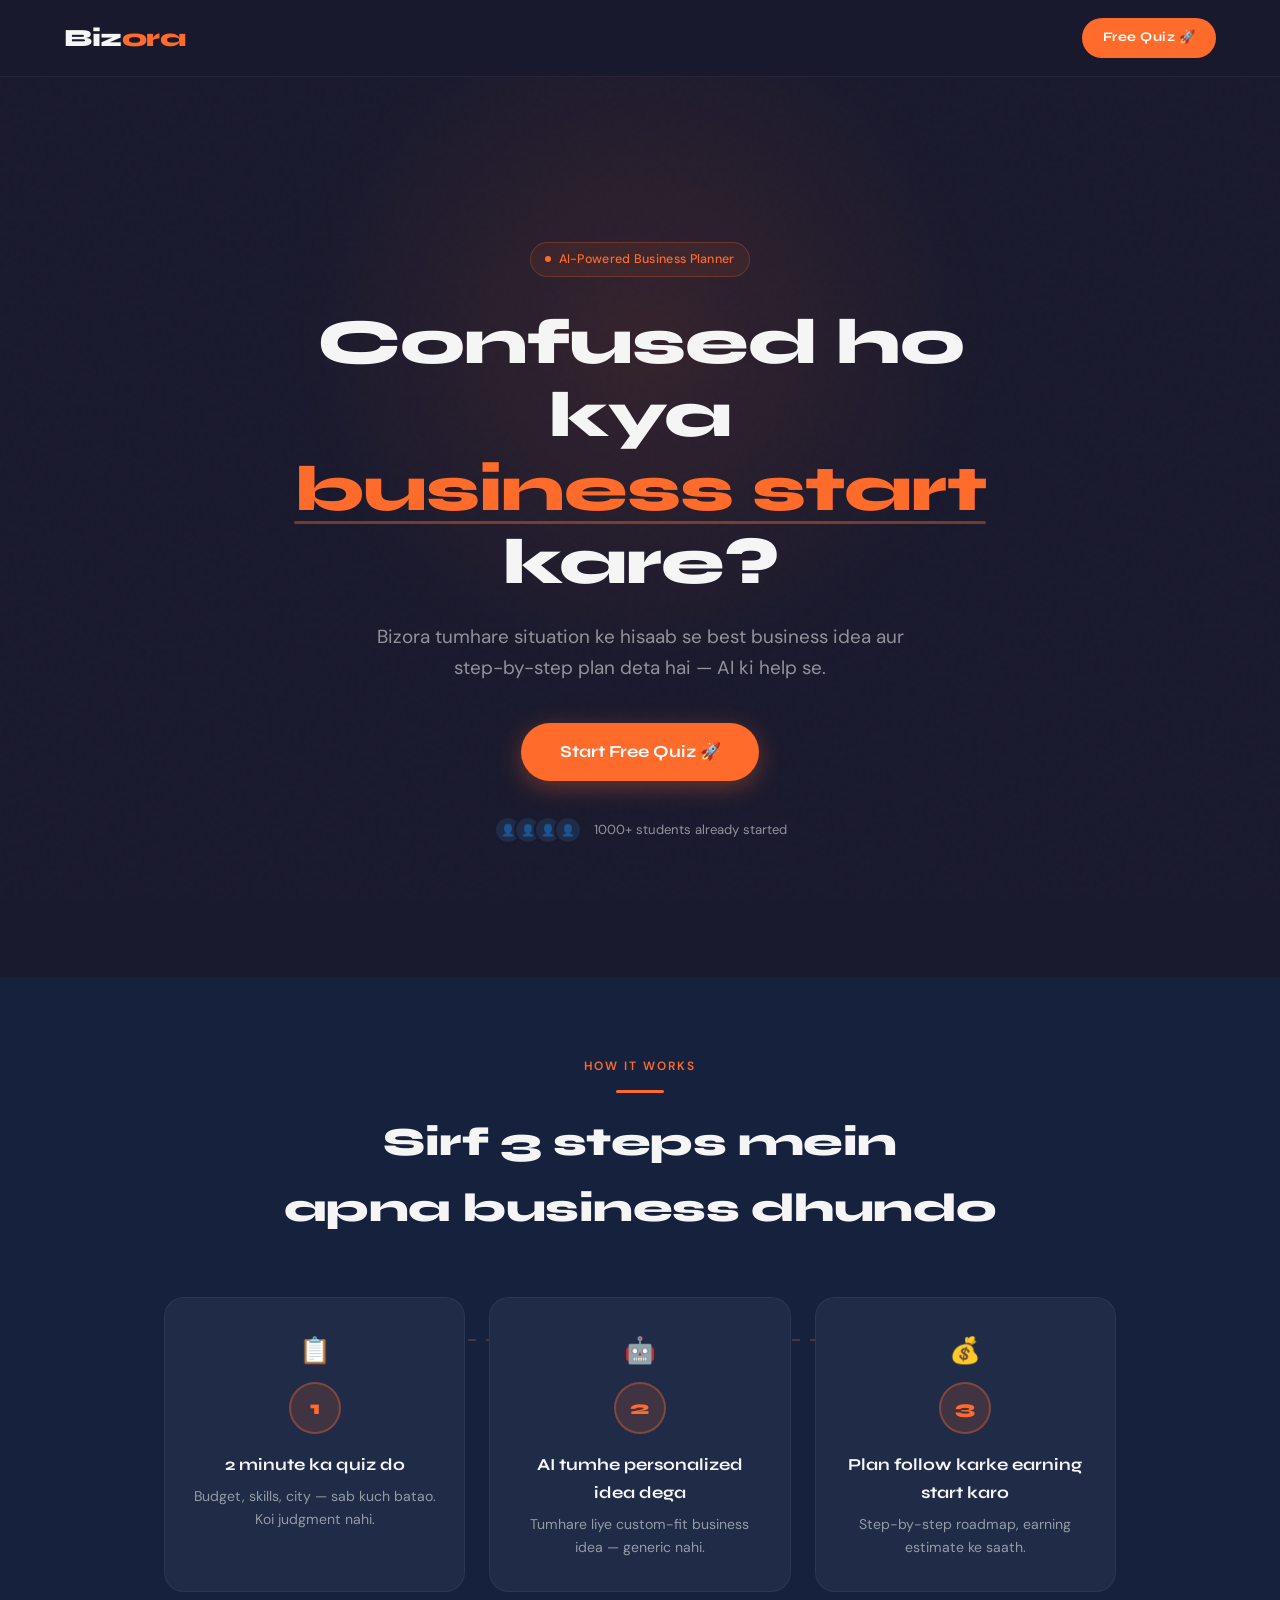
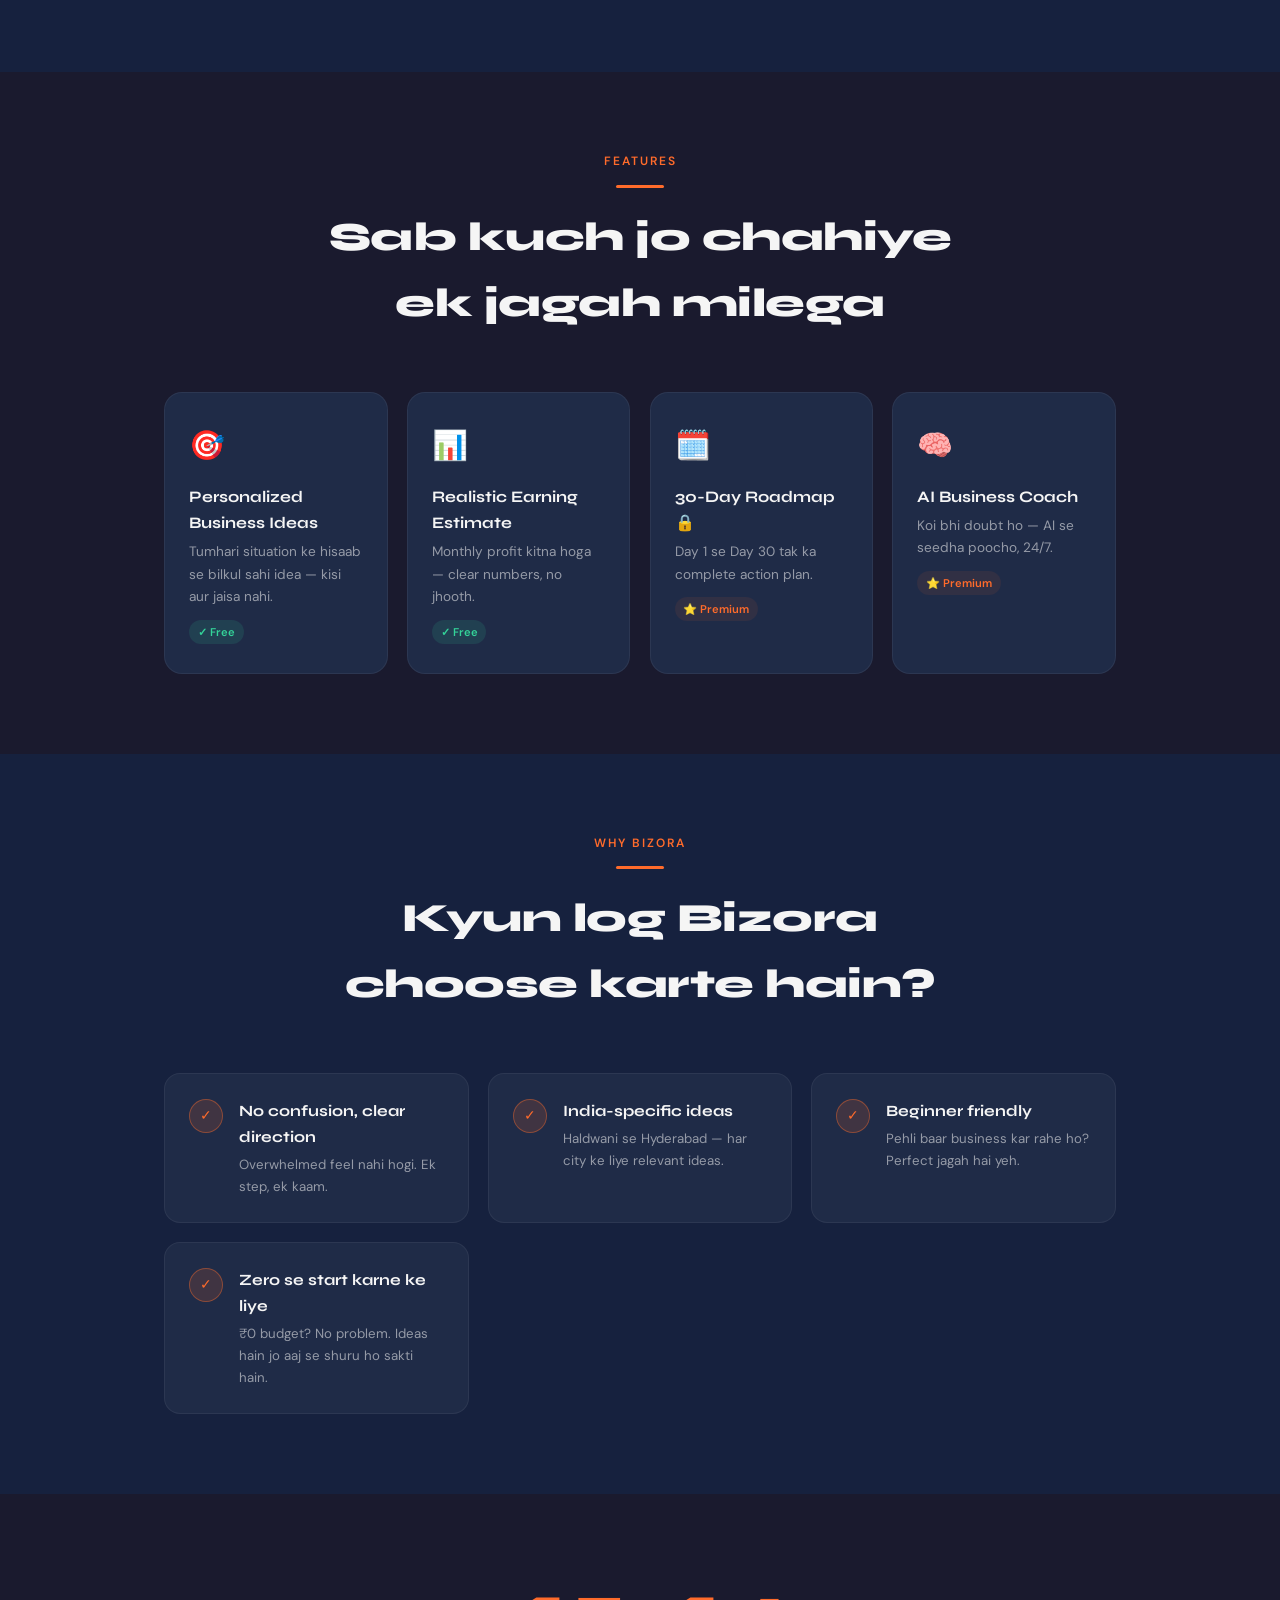
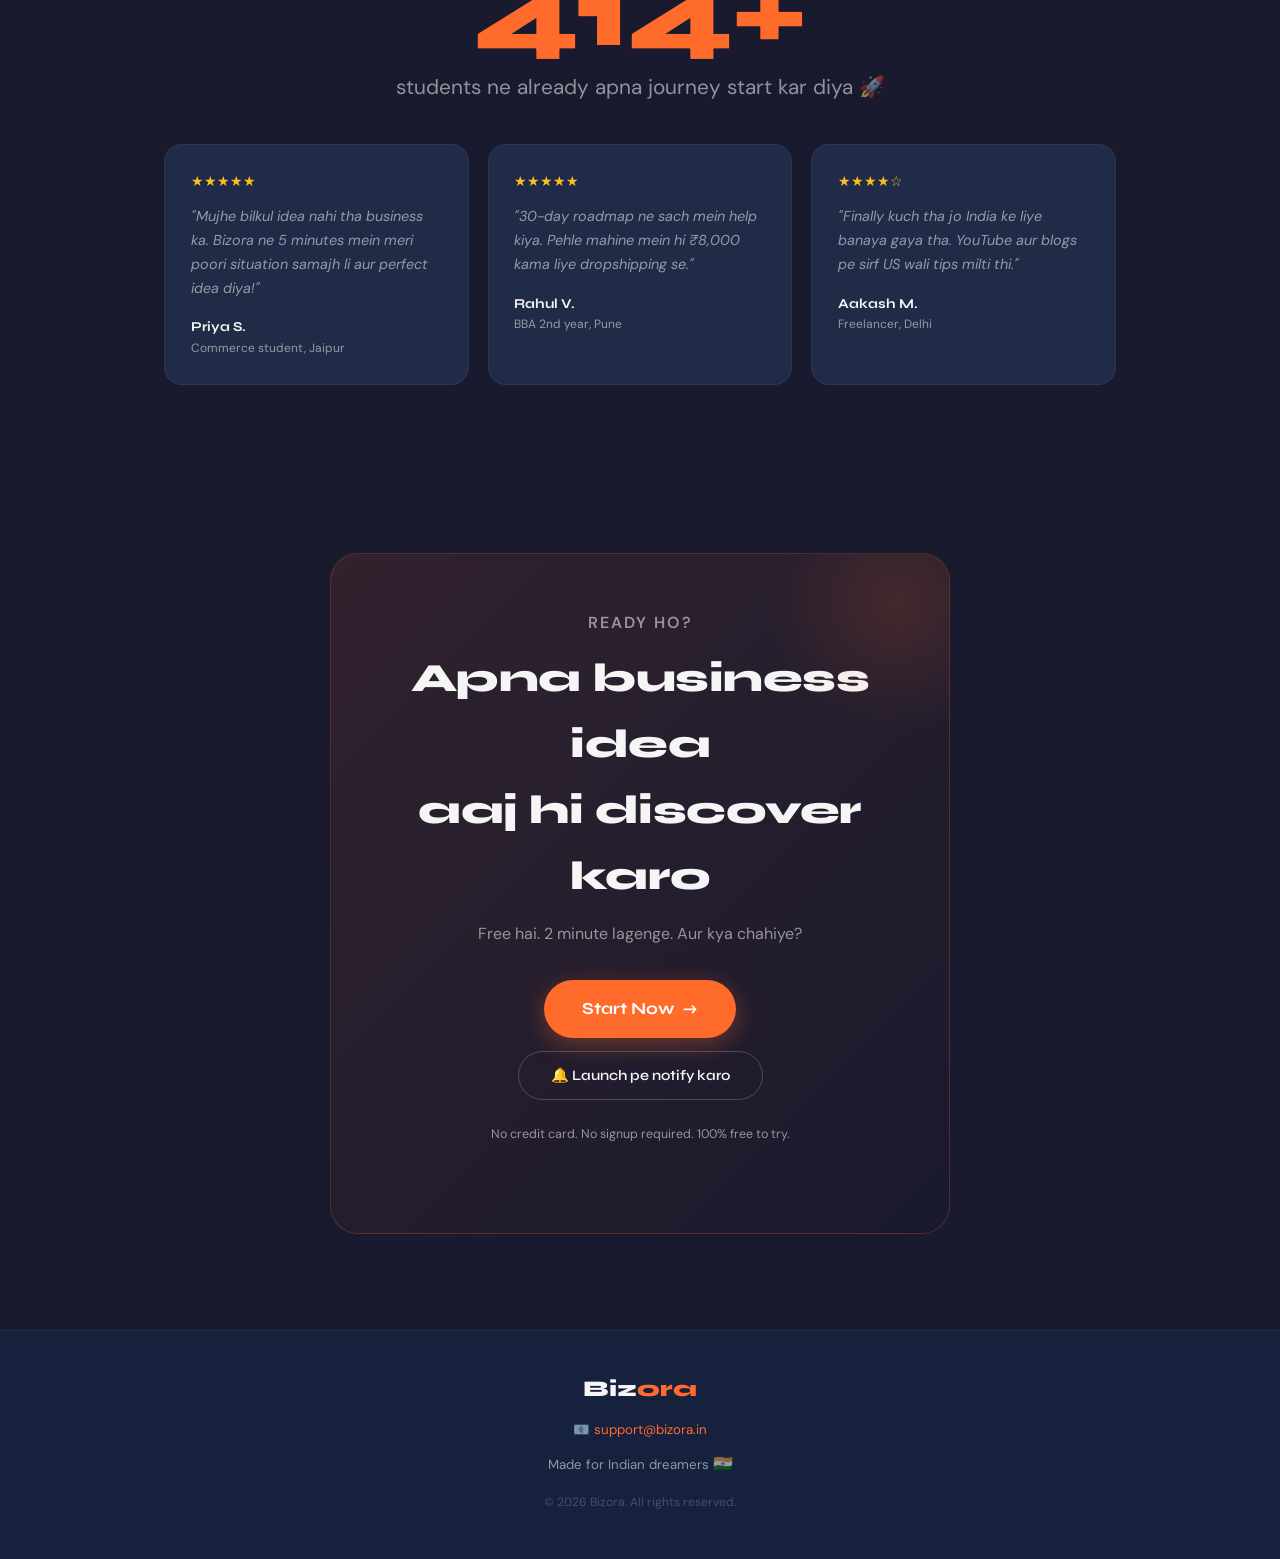
<file: index.html>
<!DOCTYPE html>
<html lang="hi">
<head>
  <meta charset="UTF-8" />
  <meta name="viewport" content="width=device-width, initial-scale=1.0" />
  <title>Bizora — Apna Business Idea Discover Karo</title>
  <link rel="preconnect" href="https://fonts.googleapis.com" />
  <link rel="preconnect" href="https://fonts.gstatic.com" crossorigin />
  <link href="https://fonts.googleapis.com/css2?family=Syne:wght@400;600;700;800&family=DM+Sans:ital,wght@0,300;0,400;0,500;1,400&display=swap" rel="stylesheet" />
  <style>
    :root {
      --navy: #1A1A2E;
      --navy-mid: #16213E;
      --navy-light: #1F2B47;
      --orange: #FF6B2B;
      --orange-glow: rgba(255, 107, 43, 0.15);
      --orange-soft: rgba(255, 107, 43, 0.08);
      --white: #F5F5F5;
      --muted: rgba(245, 245, 245, 0.55);
      --border: rgba(255, 255, 255, 0.06);
    }

    *, *::before, *::after { box-sizing: border-box; margin: 0; padding: 0; }

    html { scroll-behavior: smooth; }

    body {
      background: var(--navy);
      color: var(--white);
      font-family: 'DM Sans', sans-serif;
      font-size: 16px;
      line-height: 1.65;
      overflow-x: hidden;
    }

    /* ── NOISE OVERLAY ── */
    body::before {
      content: '';
      position: fixed;
      inset: 0;
      background-image: url("data:image/svg+xml,%3Csvg viewBox='0 0 200 200' xmlns='http://www.w3.org/2000/svg'%3E%3Cfilter id='n'%3E%3CfeTurbulence type='fractalNoise' baseFrequency='0.85' numOctaves='4' stitchTiles='stitch'/%3E%3C/filter%3E%3Crect width='100%25' height='100%25' filter='url(%23n)' opacity='0.03'/%3E%3C/svg%3E");
      pointer-events: none;
      z-index: 0;
      opacity: 0.4;
    }

    /* ── NAV ── */
    nav {
      position: sticky;
      top: 0;
      z-index: 100;
      display: flex;
      align-items: center;
      justify-content: space-between;
      padding: 1.1rem 5%;
      background: rgba(26, 26, 46, 0.8);
      backdrop-filter: blur(18px);
      border-bottom: 1px solid var(--border);
    }

    .logo {
      font-family: 'Syne', sans-serif;
      font-weight: 800;
      font-size: 1.55rem;
      letter-spacing: -0.5px;
      color: var(--white);
    }
    .logo span { color: var(--orange); }

    .nav-cta {
      background: var(--orange);
      color: #fff;
      font-family: 'Syne', sans-serif;
      font-weight: 700;
      font-size: 0.82rem;
      letter-spacing: 0.5px;
      padding: 0.55rem 1.3rem;
      border-radius: 50px;
      text-decoration: none;
      transition: transform 0.2s, box-shadow 0.2s;
    }
    .nav-cta:hover {
      transform: translateY(-2px);
      box-shadow: 0 8px 28px rgba(255,107,43,0.45);
    }

    /* ── SECTIONS ── */
    section { position: relative; z-index: 1; }
    .container { max-width: 1080px; margin: 0 auto; padding: 0 5%; }

    /* ── HERO ── */
    #hero {
      min-height: 100svh;
      display: flex;
      align-items: center;
      justify-content: center;
      text-align: center;
      padding: 6rem 5% 4rem;
      overflow: hidden;
    }

    /* Radial glow behind hero */
    #hero::after {
      content: '';
      position: absolute;
      top: -10%;
      left: 50%;
      transform: translateX(-50%);
      width: 700px;
      height: 700px;
      background: radial-gradient(circle, rgba(255,107,43,0.12) 0%, transparent 70%);
      pointer-events: none;
    }

    .hero-badge {
      display: inline-flex;
      align-items: center;
      gap: 0.45rem;
      background: var(--orange-soft);
      border: 1px solid rgba(255,107,43,0.25);
      color: var(--orange);
      font-size: 0.78rem;
      font-weight: 500;
      padding: 0.38rem 0.9rem;
      border-radius: 50px;
      margin-bottom: 1.8rem;
      letter-spacing: 0.3px;
    }
    .hero-badge .dot {
      width: 6px; height: 6px;
      background: var(--orange);
      border-radius: 50%;
      animation: pulse 1.8s ease-in-out infinite;
    }

    @keyframes pulse {
      0%,100% { opacity: 1; transform: scale(1); }
      50% { opacity: 0.4; transform: scale(0.7); }
    }

    h1 {
      font-family: 'Syne', sans-serif;
      font-size: clamp(2.2rem, 6vw, 4rem);
      font-weight: 800;
      line-height: 1.15;
      letter-spacing: -1px;
      margin-bottom: 1.3rem;
    }
    h1 .highlight {
      color: var(--orange);
      position: relative;
      display: inline-block;
    }
    h1 .highlight::after {
      content: '';
      position: absolute;
      bottom: 2px;
      left: 0;
      width: 100%;
      height: 3px;
      background: var(--orange);
      border-radius: 2px;
      opacity: 0.4;
    }

    .hero-sub {
      font-size: clamp(1rem, 2.5vw, 1.18rem);
      color: var(--muted);
      max-width: 560px;
      margin: 0 auto 2.5rem;
      font-weight: 400;
    }

    .btn-primary {
      display: inline-flex;
      align-items: center;
      gap: 0.5rem;
      background: var(--orange);
      color: #fff;
      font-family: 'Syne', sans-serif;
      font-weight: 700;
      font-size: 1.05rem;
      padding: 0.95rem 2.4rem;
      border-radius: 50px;
      text-decoration: none;
      cursor: pointer;
      border: none;
      transition: transform 0.2s, box-shadow 0.25s;
      box-shadow: 0 6px 24px rgba(255,107,43,0.35);
    }
    .btn-primary:hover {
      transform: translateY(-3px) scale(1.02);
      box-shadow: 0 14px 40px rgba(255,107,43,0.5);
    }
    .btn-primary:active { transform: scale(0.98); }

    .hero-trust {
      margin-top: 2.2rem;
      font-size: 0.82rem;
      color: var(--muted);
      display: flex;
      align-items: center;
      justify-content: center;
      gap: 0.5rem;
    }
    .hero-trust .avatars {
      display: flex;
    }
    .hero-trust .avatars span {
      width: 28px; height: 28px;
      border-radius: 50%;
      border: 2px solid var(--navy);
      background: var(--navy-light);
      display: flex; align-items: center; justify-content: center;
      font-size: 0.7rem;
      margin-left: -8px;
    }
    .hero-trust .avatars span:first-child { margin-left: 0; }

    /* ── HOW IT WORKS ── */
    #how {
      padding: 5rem 0;
      background: var(--navy-mid);
    }

    .section-label {
      text-align: center;
      font-size: 0.75rem;
      font-weight: 600;
      letter-spacing: 2px;
      text-transform: uppercase;
      color: var(--orange);
      margin-bottom: 0.8rem;
    }

    h2 {
      font-family: 'Syne', sans-serif;
      font-size: clamp(1.7rem, 4vw, 2.5rem);
      font-weight: 800;
      text-align: center;
      letter-spacing: -0.5px;
      margin-bottom: 3.5rem;
    }

    .steps {
      display: grid;
      grid-template-columns: repeat(auto-fit, minmax(240px, 1fr));
      gap: 1.5rem;
      position: relative;
    }

    /* connecting dashes on desktop */
    .steps::before {
      content: '';
      position: absolute;
      top: 42px;
      left: calc(16.6% + 20px);
      width: calc(66.8% - 40px);
      height: 2px;
      background: repeating-linear-gradient(90deg, var(--orange) 0, var(--orange) 8px, transparent 8px, transparent 18px);
      opacity: 0.25;
    }

    .step-card {
      background: var(--navy-light);
      border: 1px solid var(--border);
      border-radius: 20px;
      padding: 2rem 1.6rem;
      text-align: center;
      transition: transform 0.25s, border-color 0.25s;
    }
    .step-card:hover {
      transform: translateY(-5px);
      border-color: rgba(255,107,43,0.3);
    }

    .step-num {
      display: inline-flex;
      align-items: center;
      justify-content: center;
      width: 52px; height: 52px;
      border-radius: 50%;
      background: var(--orange-glow);
      border: 2px solid rgba(255,107,43,0.35);
      color: var(--orange);
      font-family: 'Syne', sans-serif;
      font-weight: 800;
      font-size: 1.2rem;
      margin-bottom: 1.1rem;
    }

    .step-card h3 {
      font-family: 'Syne', sans-serif;
      font-size: 1.05rem;
      font-weight: 700;
      margin-bottom: 0.4rem;
    }
    .step-card p { font-size: 0.88rem; color: var(--muted); }

    .step-icon { font-size: 1.6rem; margin-bottom: 0.6rem; }

    /* ── FEATURES ── */
    #features { padding: 5rem 0; }

    .features-grid {
      display: grid;
      grid-template-columns: repeat(auto-fit, minmax(220px, 1fr));
      gap: 1.2rem;
    }

    .feat-card {
      background: var(--navy-light);
      border: 1px solid var(--border);
      border-radius: 18px;
      padding: 1.8rem 1.5rem;
      transition: transform 0.25s, border-color 0.25s, box-shadow 0.25s;
    }
    .feat-card:hover {
      transform: translateY(-4px);
      border-color: rgba(255,107,43,0.3);
      box-shadow: 0 12px 36px rgba(0,0,0,0.3);
    }

    .feat-icon {
      font-size: 1.8rem;
      margin-bottom: 0.9rem;
    }

    .feat-card h3 {
      font-family: 'Syne', sans-serif;
      font-size: 1rem;
      font-weight: 700;
      margin-bottom: 0.3rem;
    }
    .feat-card p { font-size: 0.85rem; color: var(--muted); }

    .feat-badge {
      display: inline-block;
      font-size: 0.7rem;
      font-weight: 600;
      padding: 0.18rem 0.55rem;
      border-radius: 50px;
      margin-top: 0.7rem;
    }
    .feat-badge.free { background: rgba(52,211,153,0.12); color: #34D399; }
    .feat-badge.premium { background: var(--orange-soft); color: var(--orange); }

    /* ── WHY BIZORA ── */
    #why {
      padding: 5rem 0;
      background: var(--navy-mid);
    }

    .why-grid {
      display: grid;
      grid-template-columns: repeat(auto-fit, minmax(230px, 1fr));
      gap: 1.2rem;
    }

    .why-item {
      display: flex;
      gap: 1rem;
      align-items: flex-start;
      padding: 1.5rem;
      background: var(--navy-light);
      border-radius: 16px;
      border: 1px solid var(--border);
      transition: border-color 0.25s;
    }
    .why-item:hover { border-color: rgba(255,107,43,0.3); }

    .why-check {
      flex-shrink: 0;
      width: 34px; height: 34px;
      border-radius: 50%;
      background: var(--orange-glow);
      border: 1.5px solid rgba(255,107,43,0.4);
      display: flex; align-items: center; justify-content: center;
      color: var(--orange);
      font-size: 0.9rem;
      margin-top: 1px;
    }

    .why-item h4 {
      font-family: 'Syne', sans-serif;
      font-weight: 700;
      font-size: 0.98rem;
      margin-bottom: 0.25rem;
    }
    .why-item p { font-size: 0.83rem; color: var(--muted); }

    /* ── SOCIAL PROOF ── */
    #proof { padding: 4.5rem 0; text-align: center; }

    .proof-number {
      font-family: 'Syne', sans-serif;
      font-size: clamp(3rem, 9vw, 6rem);
      font-weight: 800;
      color: var(--orange);
      line-height: 1;
      margin-bottom: 0.5rem;
    }

    .proof-label {
      font-size: clamp(1rem, 2.5vw, 1.3rem);
      color: var(--muted);
      margin-bottom: 2.5rem;
    }

    .testimonials {
      display: grid;
      grid-template-columns: repeat(auto-fit, minmax(260px, 1fr));
      gap: 1.2rem;
      margin-top: 2.5rem;
    }

    .tcard {
      background: var(--navy-light);
      border: 1px solid var(--border);
      border-radius: 18px;
      padding: 1.6rem;
      text-align: left;
    }

    .tcard .stars { color: #FBBF24; font-size: 0.9rem; margin-bottom: 0.7rem; }
    .tcard p { font-size: 0.9rem; color: var(--muted); margin-bottom: 1rem; font-style: italic; }
    .tcard .author {
      font-family: 'Syne', sans-serif;
      font-size: 0.85rem;
      font-weight: 700;
      color: var(--white);
    }
    .tcard .role { font-size: 0.75rem; color: var(--muted); }

    /* ── CTA SECTION ── */
    #cta {
      padding: 6rem 0;
      text-align: center;
    }

    .cta-box {
      max-width: 620px;
      margin: 0 auto;
      background: linear-gradient(135deg, rgba(255,107,43,0.1) 0%, rgba(26,26,46,0) 100%);
      border: 1px solid rgba(255,107,43,0.22);
      border-radius: 28px;
      padding: 3.5rem 2.5rem;
      position: relative;
      overflow: hidden;
    }

    .cta-box::before {
      content: '';
      position: absolute;
      top: -80px;
      right: -80px;
      width: 260px;
      height: 260px;
      background: radial-gradient(circle, rgba(255,107,43,0.14) 0%, transparent 70%);
      pointer-events: none;
    }

    .cta-box h2 {
      margin-bottom: 1rem;
    }

    .cta-box p {
      color: var(--muted);
      margin-bottom: 2rem;
      font-size: 1rem;
    }

    .btn-secondary {
      display: inline-flex;
      align-items: center;
      gap: 0.5rem;
      background: transparent;
      color: var(--white);
      font-family: 'Syne', sans-serif;
      font-weight: 600;
      font-size: 0.9rem;
      padding: 0.75rem 2rem;
      border-radius: 50px;
      text-decoration: none;
      cursor: pointer;
      border: 1.5px solid rgba(255,255,255,0.2);
      transition: border-color 0.2s, background 0.2s;
      margin-top: 0.8rem;
    }
    .btn-secondary:hover { border-color: rgba(255,255,255,0.45); background: rgba(255,255,255,0.05); }

    /* ── FOOTER ── */
    footer {
      background: var(--navy-mid);
      border-top: 1px solid var(--border);
      padding: 2.5rem 5%;
      text-align: center;
    }

    .footer-logo {
      font-family: 'Syne', sans-serif;
      font-weight: 800;
      font-size: 1.4rem;
      margin-bottom: 0.7rem;
    }
    .footer-logo span { color: var(--orange); }

    footer p { font-size: 0.83rem; color: var(--muted); margin-bottom: 0.4rem; }
    footer a { color: var(--orange); text-decoration: none; }
    footer a:hover { text-decoration: underline; }

    .footer-flag { font-size: 1rem; }

    /* ── FADE-IN ANIMATIONS ── */
    .fade-up {
      opacity: 0;
      transform: translateY(28px);
      transition: opacity 0.65s ease, transform 0.65s ease;
    }
    .fade-up.visible { opacity: 1; transform: translateY(0); }

    .fade-up-delay-1 { transition-delay: 0.1s; }
    .fade-up-delay-2 { transition-delay: 0.2s; }
    .fade-up-delay-3 { transition-delay: 0.3s; }
    .fade-up-delay-4 { transition-delay: 0.4s; }

    /* ── DIVIDER ── */
    .divider {
      width: 48px;
      height: 3px;
      background: var(--orange);
      border-radius: 2px;
      margin: 0 auto 1rem;
    }

    /* ── RESPONSIVE ── */
    @media (max-width: 640px) {
      .steps::before { display: none; }
      .cta-box { padding: 2.5rem 1.5rem; }
    }
  </style>
</head>
<body>

  <!-- NAV -->
  <nav>
    <div class="logo">Biz<span>ora</span></div>
    <a href="#cta" class="nav-cta">Free Quiz 🚀</a>
  </nav>

  <!-- HERO -->
  <section id="hero">
    <div style="position:relative;z-index:1;max-width:700px;margin:0 auto;">
      <div class="hero-badge fade-up">
        <span class="dot"></span>
        AI-Powered Business Planner
      </div>
      <h1 class="fade-up fade-up-delay-1">
        Confused ho kya<br><span class="highlight">business start</span> kare?
      </h1>
      <p class="hero-sub fade-up fade-up-delay-2">
        Bizora tumhare situation ke hisaab se best business idea aur step-by-step plan deta hai — AI ki help se.
      </p>
      <a href="#cta" class="btn-primary fade-up fade-up-delay-3">
        Start Free Quiz 🚀
      </a>
      <div class="hero-trust fade-up fade-up-delay-4">
        <div class="avatars">
          <span>👤</span><span>👤</span><span>👤</span><span>👤</span>
        </div>
        &nbsp;1000+ students already started
      </div>
    </div>
  </section>

  <!-- HOW IT WORKS -->
  <section id="how">
    <div class="container">
      <p class="section-label fade-up">How it works</p>
      <div class="divider fade-up"></div>
      <h2 class="fade-up">Sirf 3 steps mein<br>apna business dhundo</h2>
      <div class="steps">
        <div class="step-card fade-up">
          <div class="step-icon">📋</div>
          <div class="step-num">1</div>
          <h3>2 minute ka quiz do</h3>
          <p>Budget, skills, city — sab kuch batao. Koi judgment nahi.</p>
        </div>
        <div class="step-card fade-up fade-up-delay-1">
          <div class="step-icon">🤖</div>
          <div class="step-num">2</div>
          <h3>AI tumhe personalized idea dega</h3>
          <p>Tumhare liye custom-fit business idea — generic nahi.</p>
        </div>
        <div class="step-card fade-up fade-up-delay-2">
          <div class="step-icon">💰</div>
          <div class="step-num">3</div>
          <h3>Plan follow karke earning start karo</h3>
          <p>Step-by-step roadmap, earning estimate ke saath.</p>
        </div>
      </div>
    </div>
  </section>

  <!-- FEATURES -->
  <section id="features">
    <div class="container">
      <p class="section-label fade-up">Features</p>
      <div class="divider fade-up"></div>
      <h2 class="fade-up">Sab kuch jo chahiye<br>ek jagah milega</h2>
      <div class="features-grid">
        <div class="feat-card fade-up">
          <div class="feat-icon">🎯</div>
          <h3>Personalized Business Ideas</h3>
          <p>Tumhari situation ke hisaab se bilkul sahi idea — kisi aur jaisa nahi.</p>
          <span class="feat-badge free">✓ Free</span>
        </div>
        <div class="feat-card fade-up fade-up-delay-1">
          <div class="feat-icon">📊</div>
          <h3>Realistic Earning Estimate</h3>
          <p>Monthly profit kitna hoga — clear numbers, no jhooth.</p>
          <span class="feat-badge free">✓ Free</span>
        </div>
        <div class="feat-card fade-up fade-up-delay-2">
          <div class="feat-icon">🗓️</div>
          <h3>30-Day Roadmap 🔒</h3>
          <p>Day 1 se Day 30 tak ka complete action plan.</p>
          <span class="feat-badge premium">⭐ Premium</span>
        </div>
        <div class="feat-card fade-up fade-up-delay-3">
          <div class="feat-icon">🧠</div>
          <h3>AI Business Coach</h3>
          <p>Koi bhi doubt ho — AI se seedha poocho, 24/7.</p>
          <span class="feat-badge premium">⭐ Premium</span>
        </div>
      </div>
    </div>
  </section>

  <!-- WHY BIZORA -->
  <section id="why">
    <div class="container">
      <p class="section-label fade-up">Why Bizora</p>
      <div class="divider fade-up"></div>
      <h2 class="fade-up">Kyun log Bizora<br>choose karte hain?</h2>
      <div class="why-grid">
        <div class="why-item fade-up">
          <div class="why-check">✓</div>
          <div>
            <h4>No confusion, clear direction</h4>
            <p>Overwhelmed feel nahi hogi. Ek step, ek kaam.</p>
          </div>
        </div>
        <div class="why-item fade-up fade-up-delay-1">
          <div class="why-check">✓</div>
          <div>
            <h4>India-specific ideas</h4>
            <p>Haldwani se Hyderabad — har city ke liye relevant ideas.</p>
          </div>
        </div>
        <div class="why-item fade-up fade-up-delay-2">
          <div class="why-check">✓</div>
          <div>
            <h4>Beginner friendly</h4>
            <p>Pehli baar business kar rahe ho? Perfect jagah hai yeh.</p>
          </div>
        </div>
        <div class="why-item fade-up fade-up-delay-3">
          <div class="why-check">✓</div>
          <div>
            <h4>Zero se start karne ke liye</h4>
            <p>₹0 budget? No problem. Ideas hain jo aaj se shuru ho sakti hain.</p>
          </div>
        </div>
      </div>
    </div>
  </section>

  <!-- SOCIAL PROOF -->
  <section id="proof">
    <div class="container">
      <div class="proof-number fade-up">1000+</div>
      <p class="proof-label fade-up">students ne already apna journey start kar diya 🚀</p>

      <div class="testimonials">
        <div class="tcard fade-up">
          <div class="stars">★★★★★</div>
          <p>"Mujhe bilkul idea nahi tha business ka. Bizora ne 5 minutes mein meri poori situation samajh li aur perfect idea diya!"</p>
          <div class="author">Priya S.</div>
          <div class="role">Commerce student, Jaipur</div>
        </div>
        <div class="tcard fade-up fade-up-delay-1">
          <div class="stars">★★★★★</div>
          <p>"30-day roadmap ne sach mein help kiya. Pehle mahine mein hi ₹8,000 kama liye dropshipping se."</p>
          <div class="author">Rahul V.</div>
          <div class="role">BBA 2nd year, Pune</div>
        </div>
        <div class="tcard fade-up fade-up-delay-2">
          <div class="stars">★★★★☆</div>
          <p>"Finally kuch tha jo India ke liye banaya gaya tha. YouTube aur blogs pe sirf US wali tips milti thi."</p>
          <div class="author">Aakash M.</div>
          <div class="role">Freelancer, Delhi</div>
        </div>
      </div>
    </div>
  </section>

  <!-- CTA -->
  <section id="cta">
    <div class="container">
      <div class="cta-box fade-up">
        <p class="section-label" style="margin-bottom:0.5rem;">Ready ho?</p>
        <h2 style="margin-bottom:0.8rem;">Apna business idea<br>aaj hi discover karo</h2>
        <p>Free hai. 2 minute lagenge. Aur kya chahiye?</p>
        <a href="#" class="btn-primary" onclick="alert('Coming Soon! 🚀 Launch hone wala hai.')">
          Start Now &nbsp;→
        </a>
        <br />
        <a href="#" class="btn-secondary" onclick="alert('Notify kar denge launch pe! 🔔')">
          🔔 Launch pe notify karo
        </a>
        <p style="margin-top:1.5rem;font-size:0.78rem;color:var(--muted);">No credit card. No signup required. 100% free to try.</p>
      </div>
    </div>
  </section>

  <!-- FOOTER -->
  <footer>
    <div class="footer-logo">Biz<span>ora</span></div>
    <p>📧 <a href="mailto:support@bizora.in">support@bizora.in</a></p>
    <p style="margin-top:0.6rem;">Made for Indian dreamers <span class="footer-flag">🇮🇳</span></p>
    <p style="margin-top:1rem;font-size:0.75rem;opacity:0.4;">© 2026 Bizora. All rights reserved.</p>
  </footer>

  <script>
    // Intersection Observer for fade-up animations
    const observer = new IntersectionObserver((entries) => {
      entries.forEach(entry => {
        if (entry.isIntersecting) {
          entry.target.classList.add('visible');
        }
      });
    }, { threshold: 0.12 });

    document.querySelectorAll('.fade-up').forEach(el => observer.observe(el));

    // Animated counter for social proof
    function animateCounter(el, target, duration = 1800) {
      let start = 0;
      const step = Math.ceil(target / (duration / 16));
      const timer = setInterval(() => {
        start += step;
        if (start >= target) { start = target; clearInterval(timer); }
        el.textContent = start.toLocaleString('en-IN') + '+';
      }, 16);
    }

    const proofObserver = new IntersectionObserver((entries) => {
      entries.forEach(entry => {
        if (entry.isIntersecting) {
          animateCounter(entry.target, 1000);
          proofObserver.unobserve(entry.target);
        }
      });
    }, { threshold: 0.5 });

    const proofNum = document.querySelector('.proof-number');
    if (proofNum) proofObserver.observe(proofNum);
  </script>
</body>
</html>
</file>
